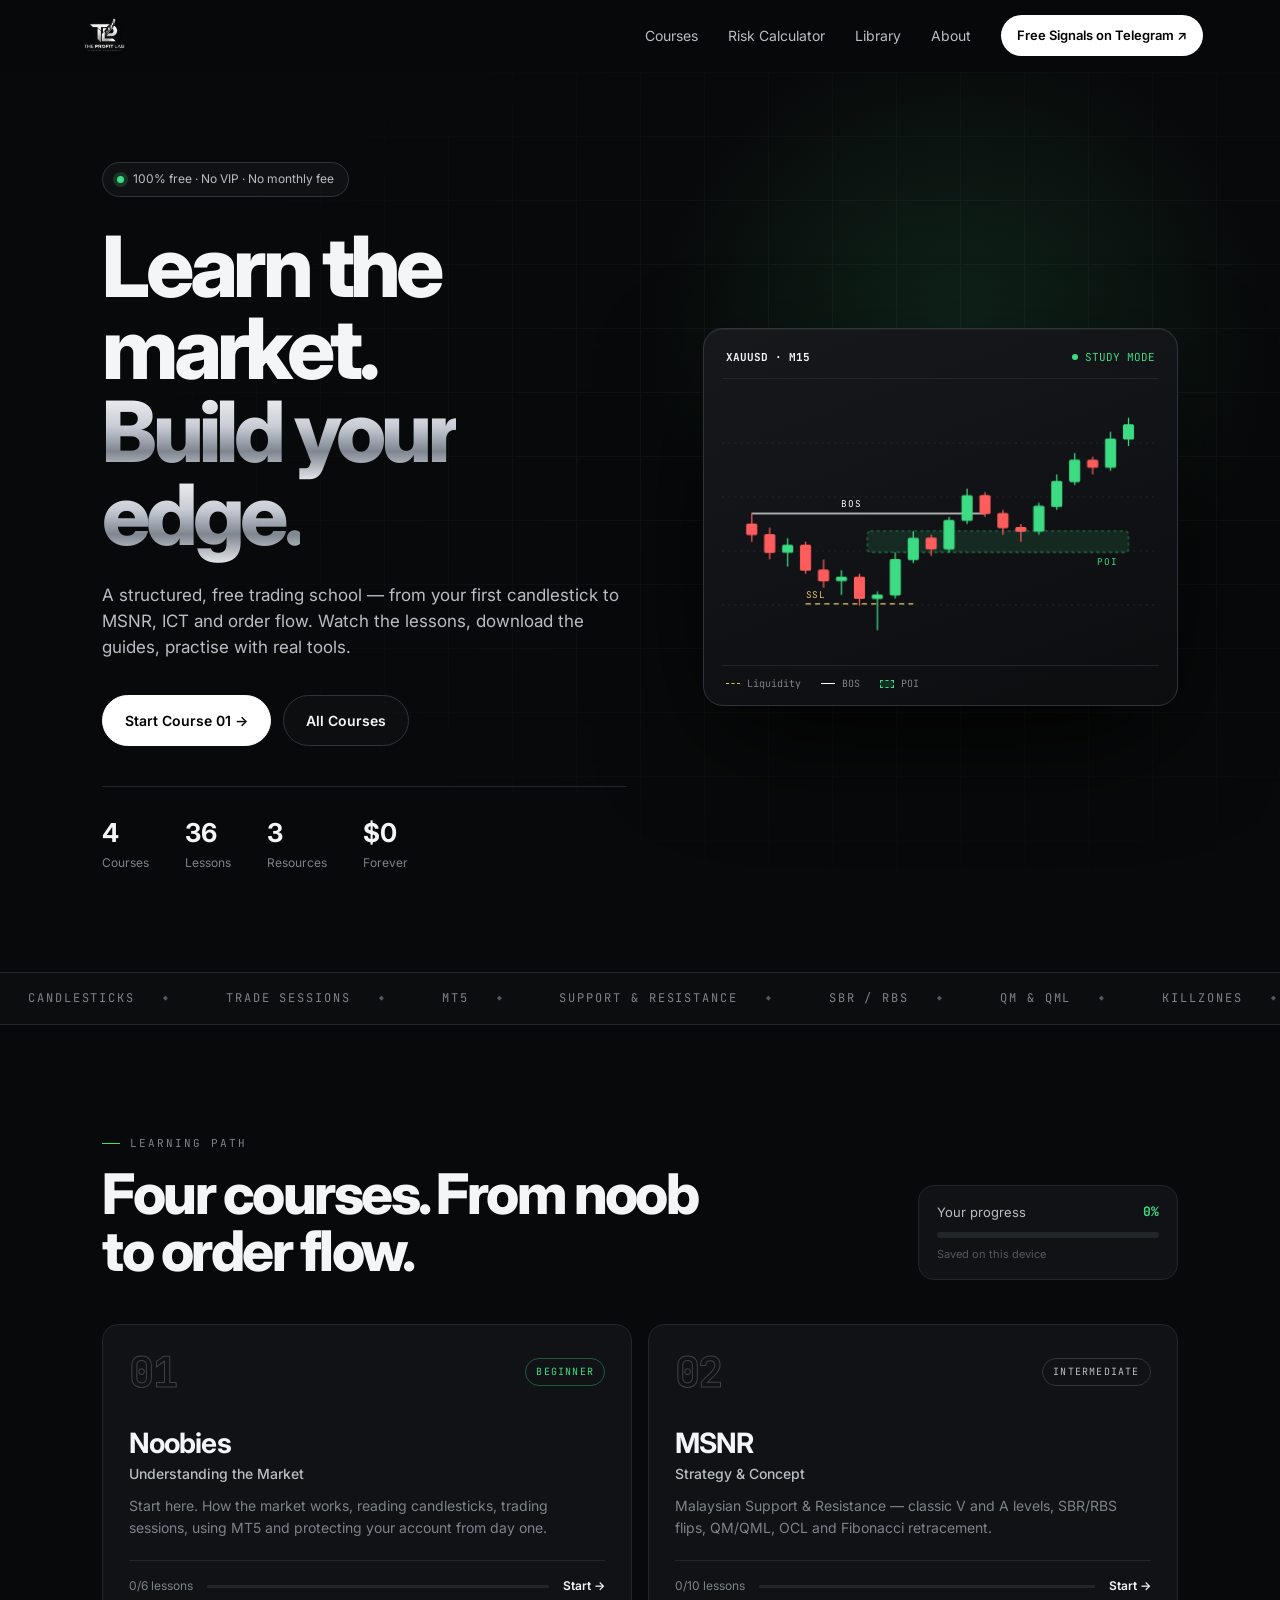
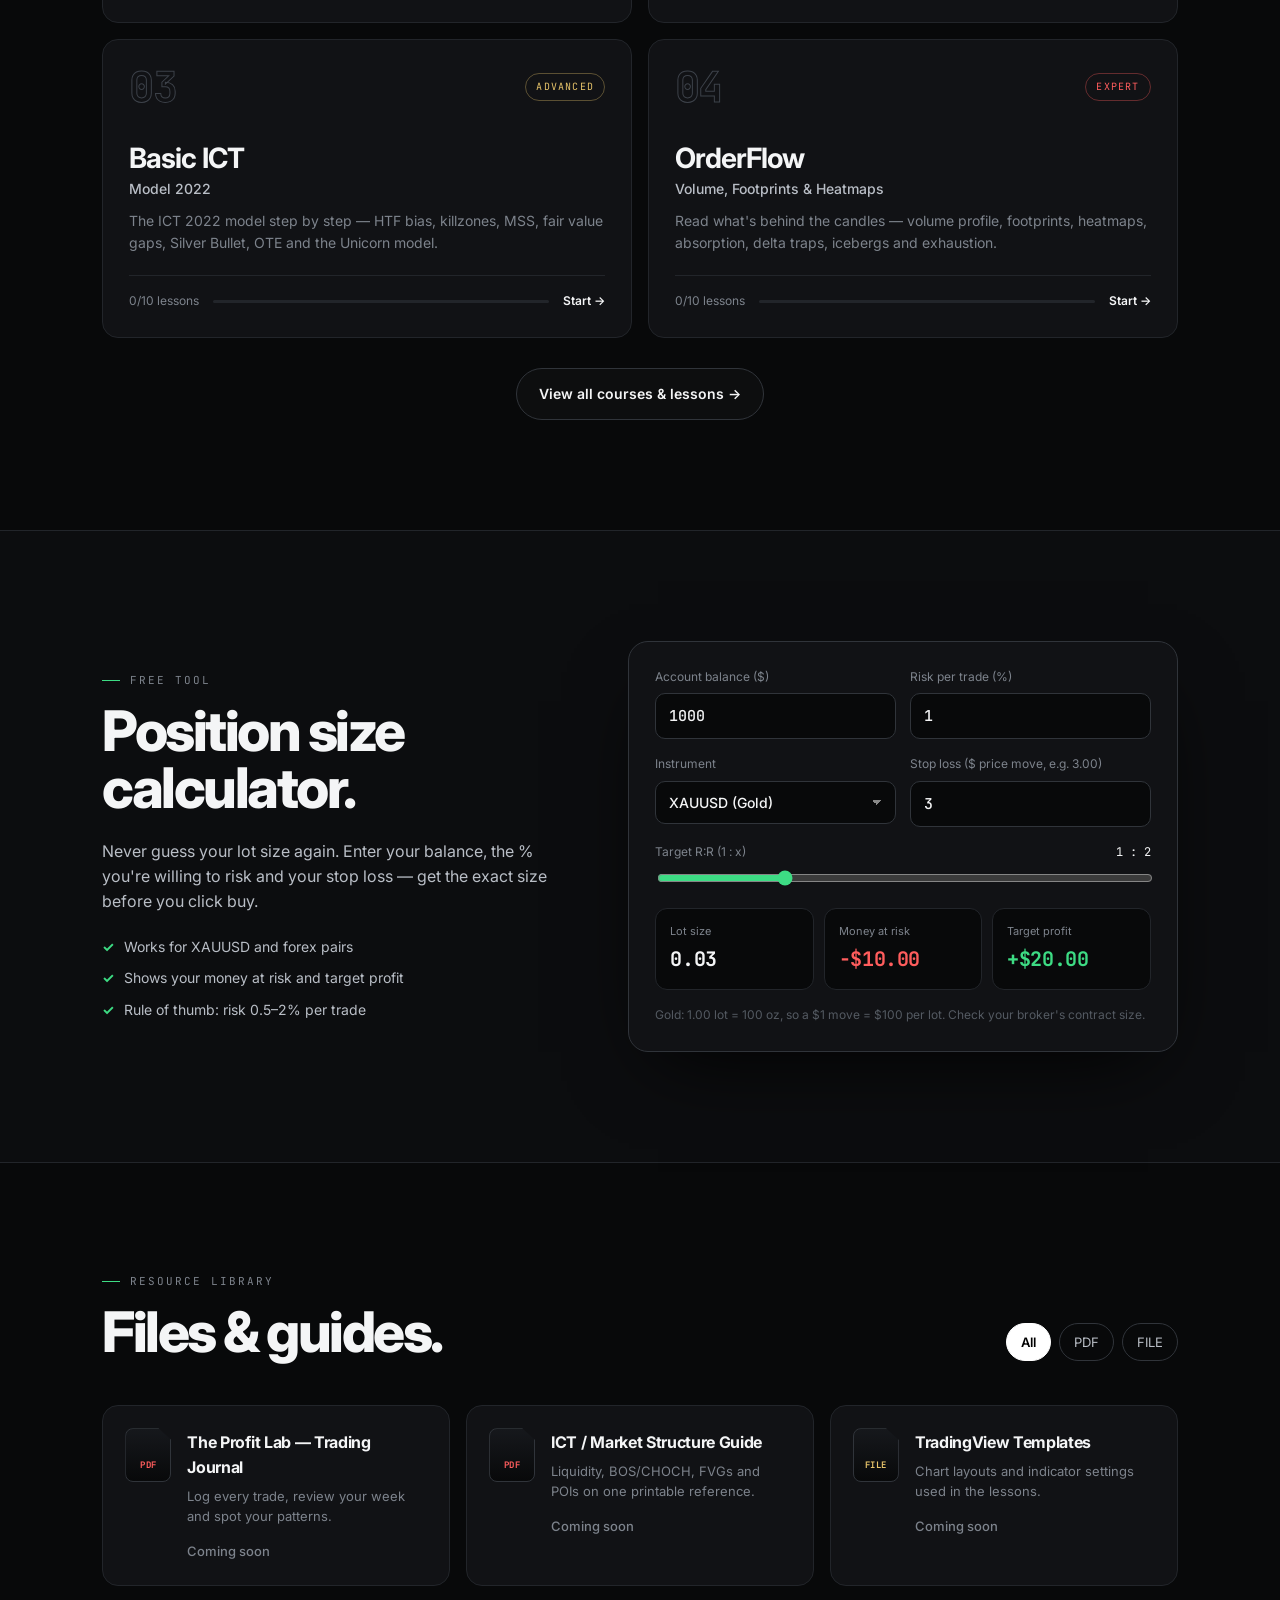
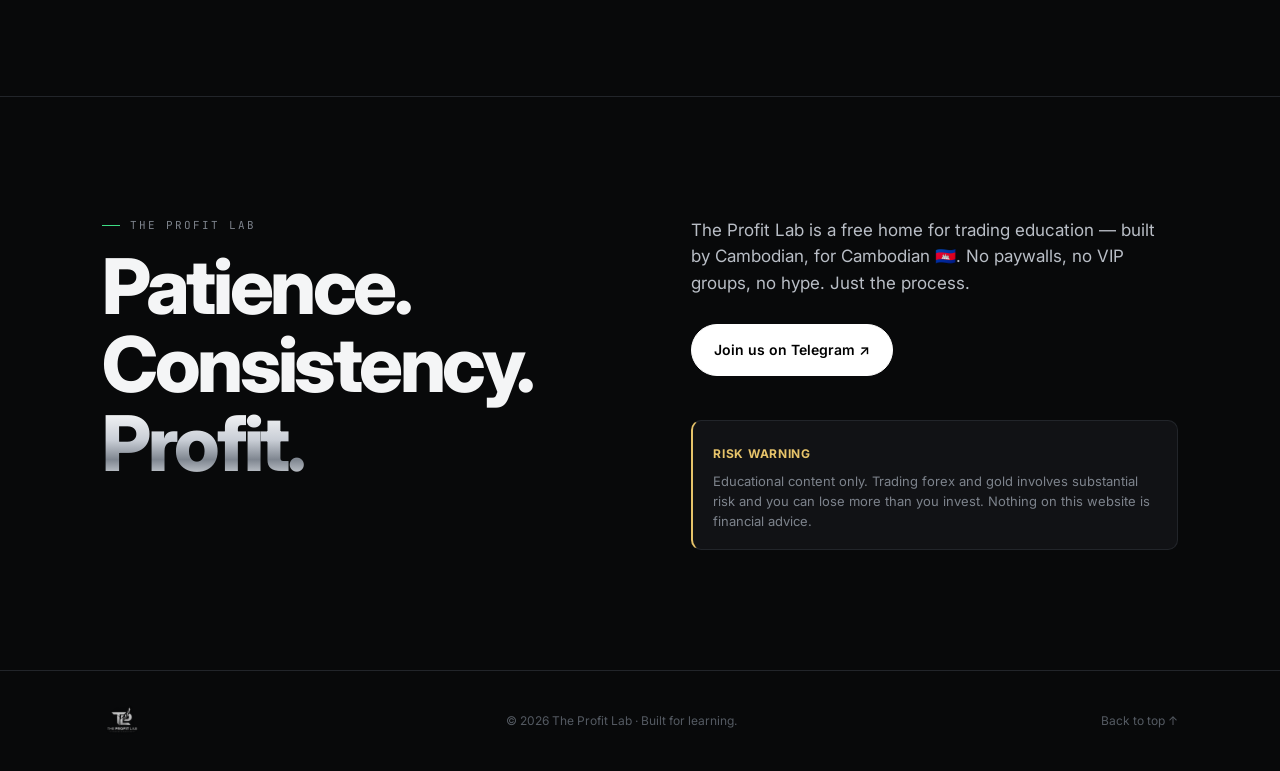
<file: index.html>
<!DOCTYPE html>
<html lang="en">
<head>
  <meta charset="UTF-8">
  <meta name="viewport" content="width=device-width, initial-scale=1.0">
  <meta name="description" content="The Profit Lab — free trading education. Structured courses, video lessons, guides and tools. By Cambodian for Cambodian.">
  <meta name="theme-color" content="#08090a">
  <meta property="og:title" content="The Profit Lab — Free Trading Education">
  <meta property="og:description" content="Structured courses, video lessons, guides and tools for traders. 100% free.">
  <meta property="og:image" content="assets/logo-400.png">
  <title>The Profit Lab — Free Trading Education</title>
  <link rel="icon" href="assets/logo-400.png">
  <link rel="preconnect" href="https://fonts.googleapis.com">
  <link rel="preconnect" href="https://fonts.gstatic.com" crossorigin>
  <link href="https://fonts.googleapis.com/css2?family=Inter:wght@400;500;600;700;800&family=JetBrains+Mono:wght@500;700&display=swap" rel="stylesheet">
  <link rel="stylesheet" href="assets/style.css?v=202611271450">
</head>
<body>
  <header class="nav" id="top">
    <a class="brand" href="#top" aria-label="The Profit Lab home"><img src="assets/logo-400.png" alt="The Profit Lab"></a>
    <nav id="site-nav">
      <a href="courses.html">Courses</a>
      <a href="#tools">Risk Calculator</a>
      <a href="#library">Library</a>
      <a href="#about">About</a>
      <a class="nav-cta" href="https://t.me/lawprofitlab" target="_blank" rel="noopener">Free Signals on Telegram ↗</a>
    </nav>
    <button class="menu" aria-label="Open menu" aria-expanded="false" aria-controls="site-nav"><span></span><span></span></button>
  </header>

  <main>
    <!-- HERO -->
    <section class="hero">
      <div class="hero-glow" aria-hidden="true"></div>
      <div class="hero-copy">
        <div class="pill"><span class="dot"></span> 100% free · No VIP · No monthly fee</div>
        <h1>Learn the market.<br><span class="chrome">Build your edge.</span></h1>
        <p class="lead">A structured, free trading school — from your first candlestick to MSNR, ICT and order flow. Watch the lessons, download the guides, practise with real tools.</p>
        <div class="hero-actions">
          <a class="btn primary" href="courses.html#course-1">Start Course 01 →</a>
          <a class="btn ghost" href="courses.html">All Courses</a>
        </div>
        <div class="hero-meta" id="hero-meta"></div>
      </div>

      <div class="chart-card" aria-hidden="true">
        <div class="chart-top">
          <span class="sym">XAUUSD · M15</span>
          <span class="live"><i></i>STUDY MODE</span>
        </div>
        <svg class="chart" viewBox="0 0 420 260" id="hero-chart"></svg>
        <div class="chart-foot">
          <span><b class="k liq"></b>Liquidity</span>
          <span><b class="k bos"></b>BOS</span>
          <span><b class="k poi"></b>POI</span>
        </div>
      </div>
    </section>

    <!-- TICKER -->
    <div class="ticker" aria-hidden="true">
      <div class="ticker-track">
        <span>CANDLESTICKS</span><span>TRADE SESSIONS</span><span>MT5</span><span>SUPPORT &amp; RESISTANCE</span><span>SBR / RBS</span><span>QM &amp; QML</span><span>KILLZONES</span><span>FAIR VALUE GAPS</span><span>SILVER BULLET</span><span>SMT DIVERGENCE</span><span>VOLUME PROFILE</span><span>FOOTPRINTS</span><span>ICEBERGS</span>
        <span>CANDLESTICKS</span><span>TRADE SESSIONS</span><span>MT5</span><span>SUPPORT &amp; RESISTANCE</span><span>SBR / RBS</span><span>QM &amp; QML</span><span>KILLZONES</span><span>FAIR VALUE GAPS</span><span>SILVER BULLET</span><span>SMT DIVERGENCE</span><span>VOLUME PROFILE</span><span>FOOTPRINTS</span><span>ICEBERGS</span>
      </div>
    </div>

    <!-- LEARNING PATH -->
    <section id="path" class="section">
      <div class="section-head">
        <div>
          <div class="eyebrow">Learning path</div>
          <h2>Four courses. From noob<br>to order flow.</h2>
        </div>
        <div class="progress-box">
          <div class="progress-label"><span>Your progress</span><b id="overall-pct">0%</b></div>
          <div class="progress"><i id="overall-bar"></i></div>
          <small>Saved on this device</small>
        </div>
      </div>
      <ol id="course-grid" class="course-grid"></ol>
      <div class="more"><a class="btn ghost" href="courses.html">View all courses &amp; lessons →</a></div>
    </section>

    <!-- TOOLS -->
    <section id="tools" class="section tools">
      <div class="tools-copy">
        <div class="eyebrow">Free tool</div>
        <h2>Position size<br>calculator.</h2>
        <p>Never guess your lot size again. Enter your balance, the % you're willing to risk and your stop loss — get the exact size before you click buy.</p>
        <ul class="ticks">
          <li>Works for XAUUSD and forex pairs</li>
          <li>Shows your money at risk and target profit</li>
          <li>Rule of thumb: risk 0.5–2% per trade</li>
        </ul>
      </div>
      <form class="calc" id="calc" onsubmit="return false">
        <div class="calc-row">
          <label>Account balance ($)<input type="number" id="c-bal" value="1000" min="0" step="any" inputmode="decimal"></label>
          <label>Risk per trade (%)<input type="number" id="c-risk" value="1" min="0" step="0.1" inputmode="decimal"></label>
        </div>
        <div class="calc-row">
          <label>Instrument
            <select id="c-inst">
              <option value="gold">XAUUSD (Gold)</option>
              <option value="fx">Forex (USD quote, e.g. EURUSD)</option>
            </select>
          </label>
          <label><span id="c-sl-label">Stop loss (pips)</span><input type="number" id="c-sl" value="3" min="0" step="any" inputmode="decimal"></label>
        </div>
        <label>Target R:R (1 : x)<input type="range" id="c-rr" min="1" max="5" step="0.5" value="2"><span class="rr-val" id="c-rr-val">1 : 2</span></label>
        <div class="calc-out">
          <div><small>Lot size</small><b id="o-lot">—</b></div>
          <div><small>Money at risk</small><b id="o-risk" class="neg">—</b></div>
          <div><small>Target profit</small><b id="o-tp" class="pos">—</b></div>
        </div>
        <p class="calc-note" id="c-note"></p>
      </form>
    </section>

    <!-- LIBRARY -->
    <section id="library" class="section">
      <div class="section-head">
        <div>
          <div class="eyebrow">Resource library</div>
          <h2>Files &amp; guides.</h2>
        </div>
        <div class="chips" id="lib-filter" role="tablist"></div>
      </div>
      <div id="library-grid" class="library-grid"></div>
    </section>

    <!-- ABOUT -->
    <section id="about" class="about">
      <div>
        <div class="eyebrow">The Profit Lab</div>
        <h2 class="mantra"><span>Patience.</span><span>Consistency.</span><span class="chrome">Profit.</span></h2>
      </div>
      <div class="about-copy">
        <p>The Profit Lab is a free home for trading education — built by Cambodian, for Cambodian 🇰🇭. No paywalls, no VIP groups, no hype. Just the process.</p>
        <a class="btn primary" href="https://t.me/lawprofitlab" target="_blank" rel="noopener">Join us on Telegram ↗</a>
        <div class="risk">
          <b>Risk warning</b>
          <p>Educational content only. Trading forex and gold involves substantial risk and you can lose more than you invest. Nothing on this website is financial advice.</p>
        </div>
      </div>
    </section>
  </main>

  <footer>
    <img src="assets/logo-400.png" alt="" class="foot-logo">
    <span>© <span id="year">2026</span> The Profit Lab · Built for learning.</span>
    <a href="#top">Back to top ↑</a>
  </footer>

  <script src="assets/data.js?v=202611271450"></script>
  <script src="assets/common.js?v=202611271450"></script>
  <script src="assets/app.js?v=202611271450"></script>
</body>
</html>
</file>
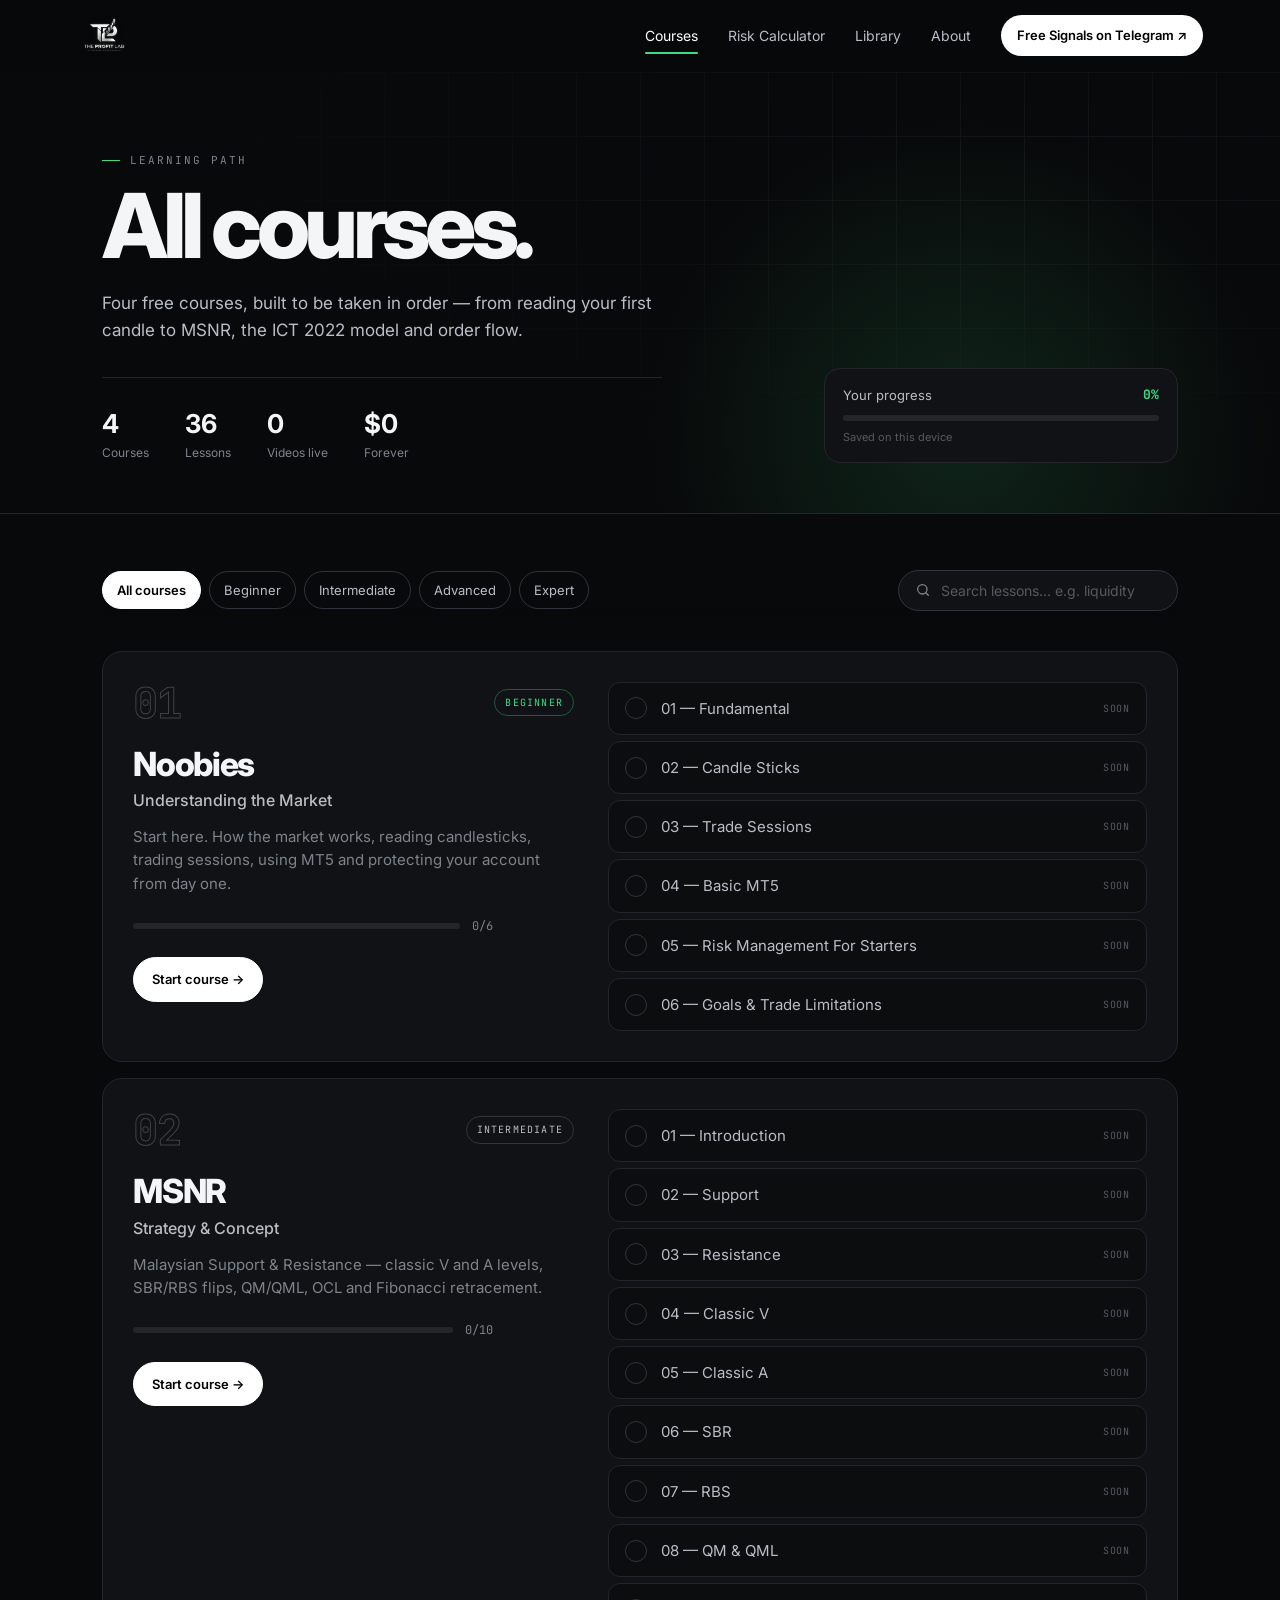
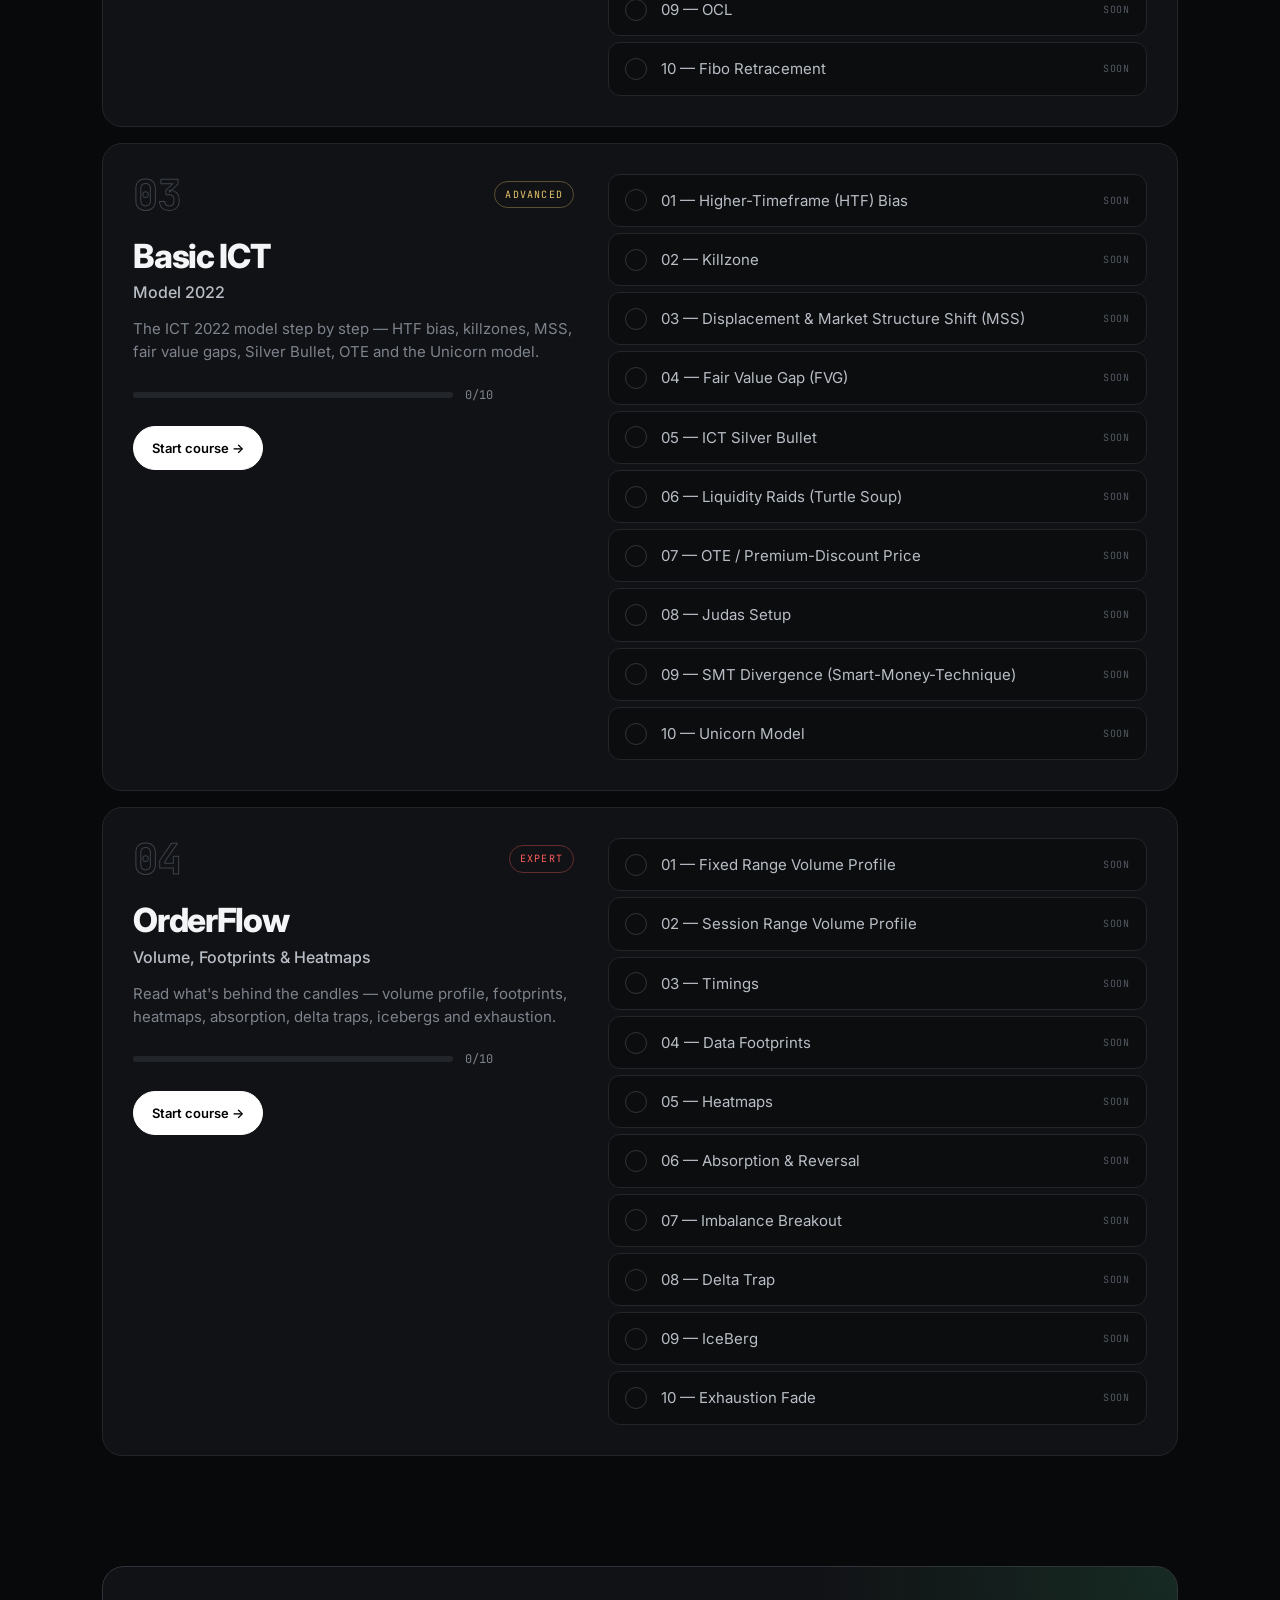
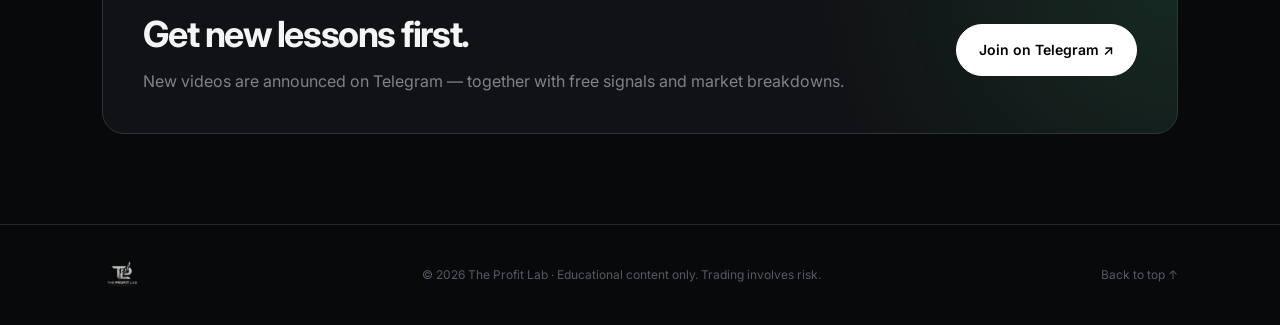
<file: courses.html>
<!DOCTYPE html>
<html lang="en">
<head>
  <meta charset="UTF-8">
  <meta name="viewport" content="width=device-width, initial-scale=1.0">
  <meta name="description" content="All The Profit Lab courses — Noobies, MSNR strategy, ICT 2022 model and order flow. Free video lessons.">
  <meta name="theme-color" content="#08090a">
  <meta property="og:title" content="Courses — The Profit Lab">
  <meta property="og:description" content="Free trading courses with video lessons. Learn at your own pace.">
  <meta property="og:image" content="assets/logo-400.png">
  <title>Courses — The Profit Lab</title>
  <link rel="icon" href="assets/logo-400.png">
  <link rel="preconnect" href="https://fonts.googleapis.com">
  <link rel="preconnect" href="https://fonts.gstatic.com" crossorigin>
  <link href="https://fonts.googleapis.com/css2?family=Inter:wght@400;500;600;700;800&family=JetBrains+Mono:wght@500;700&display=swap" rel="stylesheet">
  <link rel="stylesheet" href="assets/style.css?v=202611271450">
</head>
<body class="courses-page">
  <header class="nav" id="top">
    <a class="brand" href="index.html" aria-label="The Profit Lab home"><img src="assets/logo-400.png" alt="The Profit Lab"></a>
    <nav id="site-nav">
      <a href="courses.html" aria-current="page">Courses</a>
      <a href="index.html#tools">Risk Calculator</a>
      <a href="index.html#library">Library</a>
      <a href="index.html#about">About</a>
      <a class="nav-cta" href="https://t.me/lawprofitlab" target="_blank" rel="noopener">Free Signals on Telegram ↗</a>
    </nav>
    <button class="menu" aria-label="Open menu" aria-expanded="false" aria-controls="site-nav"><span></span><span></span></button>
  </header>

  <main>
    <!-- ===== CATALOG VIEW ===== -->
    <div id="catalog">
      <section class="page-hero">
        <div class="hero-glow" aria-hidden="true"></div>
        <div class="page-hero-copy">
          <div class="eyebrow">Learning path</div>
          <h1>All courses.</h1>
          <p class="lead">Four free courses, built to be taken in order — from reading your first candle to MSNR, the ICT 2022 model and order flow.</p>
          <div class="hero-meta" id="cat-meta"></div>
        </div>
        <div class="page-hero-side">
          <div class="progress-box">
            <div class="progress-label"><span>Your progress</span><b id="overall-pct">0%</b></div>
            <div class="progress"><i id="overall-bar"></i></div>
            <small>Saved on this device</small>
          </div>
          <a class="resume" id="resume" hidden></a>
        </div>
      </section>

      <section class="section catalog">
        <div class="toolbar">
          <div class="chips" id="tag-filter" role="tablist" aria-label="Filter by level"></div>
          <label class="search">
            <svg viewBox="0 0 24 24" aria-hidden="true"><circle cx="11" cy="11" r="7"/><path d="m20 20-3.5-3.5"/></svg>
            <input type="search" id="q" placeholder="Search lessons… e.g. liquidity" autocomplete="off">
          </label>
        </div>
        <ol class="course-list" id="course-list"></ol>
        <p class="empty" id="empty" hidden>No lessons match your search.</p>
      </section>
    </div>

    <!-- ===== LESSON VIEW ===== -->
    <section id="lesson-view" class="lesson-page" hidden>
      <nav class="crumbs" aria-label="Breadcrumb" id="crumbs"></nav>
      <div class="player" id="player"></div>
    </section>

    <section class="cta-band">
      <div>
        <h2>Get new lessons first.</h2>
        <p>New videos are announced on Telegram — together with free signals and market breakdowns.</p>
      </div>
      <a class="btn primary" href="https://t.me/lawprofitlab" target="_blank" rel="noopener">Join on Telegram ↗</a>
    </section>
  </main>

  <footer>
    <img src="assets/logo-400.png" alt="" class="foot-logo">
    <span>© <span id="year">2026</span> The Profit Lab · Educational content only. Trading involves risk.</span>
    <a href="#top">Back to top ↑</a>
  </footer>

  <script src="assets/data.js?v=202611271450"></script>
  <script src="assets/common.js?v=202611271450"></script>
  <script src="assets/courses.js?v=202611271450"></script>
</body>
</html>
</file>
<file: assets/style.css>
/* ============ The Profit Lab — V2 design ============ */
:root{
  --bg:#08090a;--bg2:#0c0d0f;--panel:#111215;--panel2:#16181c;
  --line:#22252a;--line2:#30343a;
  --text:#f4f5f6;--soft:#b9bec6;--muted:#7d838c;--dim:#545a62;
  --green:#3ddc84;--red:#ff5d5d;--gold:#e6c36a;
  --chrome:linear-gradient(180deg,#ffffff 0%,#c9ced6 45%,#7f8690 70%,#e9ecf0 100%);
  --radius:16px;--mono:"JetBrains Mono",ui-monospace,Menlo,monospace;
}
*{box-sizing:border-box}
html{scroll-behavior:smooth;scroll-padding-top:80px}
body{margin:0;background:var(--bg);color:var(--text);font-family:Inter,system-ui,Arial,sans-serif;line-height:1.55;-webkit-font-smoothing:antialiased;overflow-x:hidden}
a{color:inherit;text-decoration:none}
button{font:inherit;cursor:pointer}
img{max-width:100%}
:focus-visible{outline:2px solid var(--green);outline-offset:3px;border-radius:6px}

.eyebrow{font-family:var(--mono);font-size:11px;letter-spacing:.18em;text-transform:uppercase;color:var(--muted);margin-bottom:14px;display:flex;align-items:center;gap:10px}
.eyebrow:before{content:"";width:18px;height:1px;background:var(--green)}
.chrome{background:var(--chrome);-webkit-background-clip:text;background-clip:text;color:transparent}

/* ---------- Nav ---------- */
.nav{height:72px;display:flex;align-items:center;justify-content:space-between;padding:0 6vw;position:sticky;top:0;z-index:30;background:rgba(8,9,10,.72);backdrop-filter:blur(16px) saturate(140%);-webkit-backdrop-filter:blur(16px) saturate(140%);border-bottom:1px solid transparent;transition:border-color .3s}
.nav.scrolled{border-bottom-color:var(--line)}
.brand img{height:54px;width:auto;display:block}
.nav nav{display:flex;align-items:center;gap:30px;font-size:14px;color:var(--soft)}
.nav nav a{transition:color .2s}
.nav nav a:hover{color:#fff}
.nav-cta{background:#fff;color:#000!important;padding:10px 16px;border-radius:999px;font-weight:600;font-size:13px}
.nav-cta:hover{background:#e3e6ea}
.menu{display:none;width:42px;height:42px;background:none;border:1px solid var(--line2);border-radius:10px;position:relative}
.menu span{position:absolute;left:11px;right:11px;height:1.5px;background:#fff;transition:.25s}
.menu span:first-child{top:16px}.menu span:last-child{top:24px}
.menu[aria-expanded="true"] span:first-child{top:20px;transform:rotate(45deg)}
.menu[aria-expanded="true"] span:last-child{top:20px;transform:rotate(-45deg)}

/* ---------- Buttons ---------- */
.btn{display:inline-flex;align-items:center;gap:8px;padding:14px 22px;border-radius:999px;font-size:14px;font-weight:600;border:1px solid var(--line2);transition:transform .2s,background .2s,border-color .2s}
.btn:hover{transform:translateY(-1px)}
.btn.primary{background:#fff;color:#000;border-color:#fff}
.btn.primary:hover{background:#e3e6ea}
.btn.ghost{color:var(--text);background:rgba(255,255,255,.02)}
.btn.ghost:hover{border-color:#555}

/* ---------- Hero ---------- */
.hero{position:relative;padding:90px 8vw 100px;display:grid;grid-template-columns:1.05fr .95fr;gap:6vw;align-items:center;overflow:hidden}
.hero-glow{position:absolute;inset:-20% -10% auto auto;width:70vw;height:70vw;max-width:900px;max-height:900px;background:radial-gradient(closest-side,rgba(61,220,132,.13),transparent 70%);pointer-events:none}
.hero:before{content:"";position:absolute;inset:0;background-image:linear-gradient(var(--line) 1px,transparent 1px),linear-gradient(90deg,var(--line) 1px,transparent 1px);background-size:64px 64px;mask-image:radial-gradient(ellipse at 70% 40%,#000 10%,transparent 65%);-webkit-mask-image:radial-gradient(ellipse at 70% 40%,#000 10%,transparent 65%);opacity:.45;pointer-events:none}
.hero-copy,.chart-card{position:relative}
.pill{display:inline-flex;align-items:center;gap:9px;padding:7px 14px;border:1px solid var(--line2);border-radius:999px;font-size:12px;color:var(--soft);background:rgba(255,255,255,.03);margin-bottom:28px}
.dot{width:7px;height:7px;border-radius:50%;background:var(--green);box-shadow:0 0 0 4px rgba(61,220,132,.18);animation:pulse 2s infinite}
@keyframes pulse{50%{box-shadow:0 0 0 7px rgba(61,220,132,0)}}
.hero h1{font-size:clamp(44px,6.6vw,92px);line-height:.98;letter-spacing:-.055em;margin:0 0 26px;font-weight:800}
.lead{max-width:560px;color:var(--soft);font-size:17px;margin:0}
.hero-actions{display:flex;flex-wrap:wrap;gap:12px;margin:34px 0 40px}
.hero-meta{display:flex;gap:36px;padding-top:26px;border-top:1px solid var(--line);max-width:560px}
.hero-meta div{display:flex;flex-direction:column}
.hero-meta b{font-size:26px;letter-spacing:-.03em}
.hero-meta span{font-size:12px;color:var(--muted)}

.chart-card{background:linear-gradient(160deg,var(--panel2),var(--bg2));border:1px solid var(--line2);border-radius:20px;padding:18px 18px 14px;box-shadow:0 40px 120px -20px rgba(0,0,0,.9),inset 0 1px 0 rgba(255,255,255,.05)}
.chart-top{display:flex;justify-content:space-between;align-items:center;font-family:var(--mono);font-size:11px;color:var(--muted);padding:2px 4px 12px;border-bottom:1px solid var(--line)}
.sym{color:var(--text);font-weight:700}
.live{display:flex;align-items:center;gap:7px;color:var(--green)}
.live i{width:6px;height:6px;border-radius:50%;background:var(--green);animation:pulse 2s infinite}
.chart{display:block;width:100%;height:auto;margin:10px 0 6px}
.chart .grid line{stroke:var(--line);stroke-dasharray:2 4}
.chart .c-up{fill:var(--green);stroke:var(--green)}
.chart .c-dn{fill:var(--red);stroke:var(--red)}
.chart .wick{stroke-width:1.2}
.chart .candle{opacity:0;animation:candleIn .4s ease forwards}
@keyframes candleIn{from{opacity:0;transform:translateY(6px)}to{opacity:1;transform:none}}
.chart .liq{stroke:var(--gold);stroke-dasharray:5 4;stroke-width:1.2}
.chart .bos{stroke:#fff;stroke-width:1.2}
.chart .poi{fill:rgba(61,220,132,.12);stroke:rgba(61,220,132,.5);stroke-dasharray:3 3}
.chart text{font-family:var(--mono);font-size:9px;fill:var(--muted);letter-spacing:.08em}
.chart text.t-liq{fill:var(--gold)}.chart text.t-bos{fill:#fff}.chart text.t-poi{fill:var(--green)}
.chart .fade{opacity:0;animation:fadeIn .6s ease forwards}
@keyframes fadeIn{to{opacity:1}}
.chart-foot{display:flex;gap:20px;font-family:var(--mono);font-size:10px;color:var(--muted);padding:10px 4px 0;border-top:1px solid var(--line)}
.chart-foot span{display:flex;align-items:center;gap:7px}
.k{display:inline-block;width:14px;height:0;border-top:1.5px solid}
.k.liq{border-color:var(--gold);border-top-style:dashed}.k.bos{border-color:#fff}.k.poi{height:8px;border:1px dashed var(--green);background:rgba(61,220,132,.15)}

/* ---------- Ticker ---------- */
.ticker{border-block:1px solid var(--line);overflow:hidden;background:var(--bg2)}
.ticker-track{display:flex;width:max-content;animation:scroll 40s linear infinite}
.ticker span{font-family:var(--mono);font-size:12px;letter-spacing:.16em;color:var(--muted);padding:16px 28px;white-space:nowrap;display:flex;align-items:center;gap:28px}
.ticker span:after{content:"◆";color:var(--dim);font-size:8px}
@keyframes scroll{to{transform:translateX(-50%)}}

/* ---------- Sections ---------- */
.section{padding:110px 8vw}
.section-head{display:flex;justify-content:space-between;align-items:flex-end;gap:30px;margin-bottom:44px;flex-wrap:wrap}
.section h2,.about h2{font-size:clamp(34px,4.4vw,56px);line-height:1.02;letter-spacing:-.045em;margin:0;font-weight:800}

.progress-box{min-width:260px;padding:16px 18px;border:1px solid var(--line);border-radius:var(--radius);background:var(--panel)}
.progress-label{display:flex;justify-content:space-between;font-size:13px;color:var(--soft);margin-bottom:10px}
.progress-label b{font-family:var(--mono);color:var(--green)}
.progress{height:6px;border-radius:9px;background:var(--line);overflow:hidden}
.progress i{display:block;height:100%;width:0;background:linear-gradient(90deg,#2bb56b,var(--green));border-radius:9px;transition:width .6s ease}
.progress-box small{display:block;margin-top:8px;font-size:11px;color:var(--dim)}

/* ---------- Course cards ---------- */
.course-grid>li{display:flex}
.course-grid{list-style:none;margin:0;padding:0;display:grid;grid-template-columns:repeat(2,1fr);gap:16px;counter-reset:c}
.course{flex:1;position:relative;border:1px solid var(--line);border-radius:var(--radius);background:var(--panel);padding:26px;min-height:290px;display:flex;flex-direction:column;cursor:pointer;transition:border-color .25s,transform .25s,background .25s;overflow:hidden}
.course:before{content:"";position:absolute;inset:0;background:radial-gradient(400px circle at var(--mx,50%) var(--my,0%),rgba(255,255,255,.06),transparent 45%);opacity:0;transition:opacity .3s;pointer-events:none}
.course:hover{border-color:var(--line2);transform:translateY(-4px);background:var(--panel2)}
.course:hover:before{opacity:1}
.course-top{display:flex;justify-content:space-between;align-items:center;margin-bottom:auto}
.course-num{font-family:var(--mono);font-size:42px;font-weight:700;letter-spacing:-.04em;line-height:1;color:transparent;-webkit-text-stroke:1px #3d424a}
.course:hover .course-num{-webkit-text-stroke-color:#6b727c}
.tag{font-family:var(--mono);font-size:10px;letter-spacing:.12em;color:var(--soft);border:1px solid var(--line2);border-radius:999px;padding:5px 10px}
.tag.lv-foundation{color:var(--green);border-color:rgba(61,220,132,.35)}
.tag.lv-advanced{color:var(--gold);border-color:rgba(230,195,106,.35)}
.tag.lv-expert{color:var(--red);border-color:rgba(255,93,93,.35)}
.course-sub{font-size:14px;color:var(--soft);margin:-4px 0 10px;font-weight:500}
.crow .course-sub{font-size:16px;margin:-4px 0 12px}
.course h3{font-size:28px;letter-spacing:-.035em;margin:34px 0 8px;line-height:1.15}
.course p{color:var(--muted);font-size:14px;margin:0 0 22px}
.course-foot{display:flex;justify-content:space-between;align-items:center;gap:14px;padding-top:16px;border-top:1px solid var(--line);font-size:12px;color:var(--muted)}
.course-foot .mini{flex:1;height:3px;background:var(--line);border-radius:4px;overflow:hidden}
.course-foot .mini i{display:block;height:100%;background:var(--green)}
.course-foot .go{color:var(--text);font-weight:600;white-space:nowrap;transition:transform .2s}
.course:hover .go{transform:translateX(3px)}
.course.done .course-num{-webkit-text-stroke-color:var(--green)}

/* ---------- Tools / calculator ---------- */
.tools{display:grid;grid-template-columns:.9fr 1.1fr;gap:6vw;align-items:center;background:var(--bg2);border-block:1px solid var(--line)}
.tools-copy p{color:var(--soft);font-size:16px;max-width:460px;margin:22px 0}
.ticks{list-style:none;padding:0;margin:0;display:grid;gap:10px;font-size:14px;color:var(--soft)}
.ticks li{display:flex;gap:10px;align-items:center}
.ticks li:before{content:"✓";color:var(--green);font-weight:700}
.calc{background:var(--panel);border:1px solid var(--line2);border-radius:20px;padding:26px;display:grid;gap:16px;box-shadow:0 30px 80px -30px #000}
.calc-row{display:grid;grid-template-columns:1fr 1fr;gap:14px}
.calc label{display:flex;flex-direction:column;gap:7px;font-size:12px;color:var(--muted);position:relative}
.calc input[type=number],.calc select{width:100%;background:var(--bg);border:1px solid var(--line2);color:var(--text);border-radius:10px;padding:12px 13px;font:500 15px var(--mono);transition:border-color .2s}
.calc input:focus,.calc select:focus{outline:none;border-color:var(--green)}
.calc select{font-family:Inter,sans-serif;font-size:14px;appearance:none;background-image:linear-gradient(45deg,transparent 50%,#888 50%),linear-gradient(135deg,#888 50%,transparent 50%);background-position:calc(100% - 18px) 52%,calc(100% - 13px) 52%;background-size:5px 5px;background-repeat:no-repeat}
.calc input[type=range]{accent-color:var(--green);width:100%}
.rr-val{position:absolute;right:0;top:0;font-family:var(--mono);color:var(--text)}
.calc-out{display:grid;grid-template-columns:repeat(3,1fr);gap:10px;margin-top:4px}
.calc-out div{background:var(--bg);border:1px solid var(--line);border-radius:12px;padding:14px}
.calc-out small{display:block;font-size:11px;color:var(--muted);margin-bottom:4px}
.calc-out b{font-family:var(--mono);font-size:20px;letter-spacing:-.02em}
.pos{color:var(--green)}.neg{color:var(--red)}
.calc-note{margin:0;font-size:12px;color:var(--dim)}
.calc-note.warn{color:var(--gold)}

/* ---------- Library ---------- */
.chips{display:flex;gap:8px;flex-wrap:wrap}
.chip{background:none;border:1px solid var(--line2);color:var(--soft);padding:8px 14px;border-radius:999px;font-size:13px;transition:.2s}
.chip:hover{border-color:#555;color:#fff}
.chip[aria-selected="true"]{background:#fff;border-color:#fff;color:#000;font-weight:600}
.library-grid{display:grid;grid-template-columns:repeat(3,1fr);gap:16px}
.resource{display:flex;gap:16px;align-items:flex-start;border:1px solid var(--line);border-radius:var(--radius);padding:22px;background:var(--panel);transition:border-color .2s,transform .2s}
.resource:hover{border-color:var(--line2);transform:translateY(-3px)}
.file-ico{flex:none;width:46px;height:54px;border-radius:8px;border:1px solid var(--line2);display:grid;place-items:end center;padding-bottom:8px;font-family:var(--mono);font-size:9px;font-weight:700;letter-spacing:.06em;color:var(--soft);background:linear-gradient(180deg,var(--panel2),var(--bg));position:relative;clip-path:polygon(0 0,72% 0,100% 22%,100% 100%,0 100%)}
.file-ico.pdf{color:var(--red)}.file-ico.video{color:var(--green)}.file-ico.file{color:var(--gold)}
.resource h3{font-size:16px;margin:2px 0 6px;letter-spacing:-.02em}
.resource p{font-size:13px;color:var(--muted);margin:0 0 12px}
.resource .link{font-size:13px;font-weight:600}
.resource.soon{opacity:.6}
.resource.soon .link{color:var(--muted);font-weight:500}

/* ---------- About ---------- */
.about{padding:120px 8vw;display:grid;grid-template-columns:1fr 1fr;gap:8vw;align-items:start;border-top:1px solid var(--line)}
.mantra{display:flex;flex-direction:column;font-size:clamp(44px,6vw,80px)!important}
.about-copy{color:var(--soft);font-size:17px;max-width:520px}
.about-copy p{margin:0 0 28px}
.risk{margin-top:44px;padding:18px 20px;border:1px solid var(--line);border-left:2px solid var(--gold);border-radius:10px;background:var(--panel)}
.risk b{font-size:12px;letter-spacing:.06em;text-transform:uppercase;color:var(--gold)}
.risk p{font-size:13px;color:var(--muted);margin:6px 0 0}

footer{padding:30px 8vw;border-top:1px solid var(--line);display:flex;justify-content:space-between;align-items:center;gap:16px;color:var(--dim);font-size:12px}
.foot-logo{height:40px;opacity:.8}
footer a:hover{color:#fff}

/* ---------- Course player (courses.html) ---------- */
.player{display:grid;grid-template-columns:1.6fr 1fr;gap:26px}
.player .desc{color:var(--muted);font-size:14px;margin:0 0 18px}
.video{aspect-ratio:16/9;background:var(--bg);border:1px solid var(--line);border-radius:14px;overflow:hidden;display:grid;place-items:center}
.video iframe{width:100%;height:100%;border:0}
.soon-box{text-align:center;color:var(--muted);font-size:13px;padding:20px}
.soon-box b{display:block;font-family:var(--mono);color:var(--soft);letter-spacing:.15em;font-size:12px;margin-bottom:6px}
.player-actions{display:flex;justify-content:space-between;align-items:center;gap:10px;margin-top:16px;flex-wrap:wrap}
.mark{background:none;border:1px solid var(--line2);color:var(--text);padding:10px 16px;border-radius:999px;font-size:13px;font-weight:600}
.mark.on{background:rgba(61,220,132,.12);border-color:rgba(61,220,132,.5);color:var(--green)}
.next{background:#fff;color:#000;border:0;padding:10px 16px;border-radius:999px;font-size:13px;font-weight:600}
.next[disabled]{opacity:.35;cursor:default}
.side h4{margin:0 0 4px;font-size:13px;color:var(--muted);font-weight:500}
.side .side-title{font-size:18px;font-weight:700;letter-spacing:-.02em;margin-bottom:14px}
.lesson-list{list-style:none;margin:14px 0 0;padding:0;display:grid;gap:6px}
.lesson{width:100%;display:flex;align-items:center;gap:12px;text-align:left;background:var(--bg2);border:1px solid var(--line);color:var(--soft);border-radius:10px;padding:12px 14px;font-size:14px;transition:.2s}
.lesson:hover{border-color:var(--line2);color:#fff}
.lesson.active{border-color:#fff;color:#fff;background:var(--panel2)}
.lesson .chk{flex:none;width:20px;height:20px;border-radius:50%;border:1.5px solid var(--line2);display:grid;place-items:center;font-size:11px;color:transparent}
.lesson.done .chk{background:var(--green);border-color:var(--green);color:#000}
.lesson .ln{flex:1}
.lesson .vid{font-family:var(--mono);font-size:10px;color:var(--dim)}

/* ---------- Reveal on scroll ---------- */
.reveal{opacity:0;transform:translateY(18px);transition:opacity .7s ease,transform .7s ease}
.reveal.in{opacity:1;transform:none}

/* ---------- Responsive ---------- */
@media(max-width:1000px){
  .course-grid,.library-grid{grid-template-columns:repeat(2,1fr)}
  .hero{grid-template-columns:1fr;padding-top:70px}
  .chart-card{max-width:560px}
  .tools{grid-template-columns:1fr}
  .player{grid-template-columns:1fr}
}
@media(max-width:820px){
  .nav{padding:0 16px;height:64px}
  .brand img{height:46px}
  .menu{display:block}
  .nav nav{display:none;position:absolute;top:64px;left:0;right:0;flex-direction:column;align-items:stretch;gap:0;padding:8px 16px 20px;background:rgba(8,9,10,.97);border-bottom:1px solid var(--line);font-size:16px}
  .nav nav.mobile-open{display:flex;animation:menuDown .25s ease}
  .nav nav a{padding:15px 2px;border-bottom:1px solid var(--line)}
  .nav nav .nav-cta{border:0;margin-top:14px;text-align:center;padding:14px}
  .hero{padding:56px 16px 70px}
  .lead{font-size:16px}
  .hero-meta{gap:24px}
  .section{padding:80px 16px}
  .about{grid-template-columns:1fr;gap:36px;padding:80px 16px}
  .course-grid,.library-grid{grid-template-columns:1fr}
  .course{min-height:240px}
  .progress-box{width:100%}
  .calc{padding:18px}
  .calc-row{grid-template-columns:1fr}
  .calc-out b{font-size:16px}
  .calc-out div{padding:11px}
  footer{flex-direction:column;text-align:center;padding:30px 16px}
}
/* ===================== Courses page ===================== */
.nav nav a[aria-current="page"]{color:#fff}
.nav nav a[aria-current="page"]:not(.nav-cta){position:relative}
.nav nav a[aria-current="page"]:not(.nav-cta):after{content:"";position:absolute;left:0;right:0;bottom:-8px;height:2px;border-radius:2px;background:var(--green)}
.more{margin-top:30px;display:flex;justify-content:center}
.btn.sm{padding:11px 18px;font-size:13px}

.page-hero{position:relative;padding:80px 8vw 50px;display:grid;grid-template-columns:1.3fr .7fr;gap:5vw;align-items:end;overflow:hidden;border-bottom:1px solid var(--line)}
.page-hero:before{content:"";position:absolute;inset:0;background-image:linear-gradient(var(--line) 1px,transparent 1px),linear-gradient(90deg,var(--line) 1px,transparent 1px);background-size:64px 64px;mask-image:radial-gradient(ellipse at 80% 20%,#000 5%,transparent 60%);-webkit-mask-image:radial-gradient(ellipse at 80% 20%,#000 5%,transparent 60%);opacity:.4;pointer-events:none}
.page-hero-copy,.page-hero-side{position:relative}
.page-hero h1{font-size:clamp(46px,7vw,96px);line-height:.95;letter-spacing:-.06em;margin:0 0 22px;font-weight:800}
.page-hero .hero-meta{margin-top:34px}
.page-hero-side{display:grid;gap:12px}
.resume{display:grid;gap:3px;padding:16px 18px;border:1px solid rgba(61,220,132,.35);border-radius:var(--radius);background:linear-gradient(135deg,rgba(61,220,132,.09),transparent);transition:border-color .2s,transform .2s}
.resume:hover{border-color:var(--green);transform:translateY(-2px)}
.resume[hidden]{display:none}
.resume small{font-family:var(--mono);font-size:10px;letter-spacing:.14em;text-transform:uppercase;color:var(--green)}
.resume b{font-size:16px;letter-spacing:-.02em}
.resume span{font-size:12px;color:var(--muted)}

.catalog{padding-top:44px}
.toolbar{display:flex;justify-content:space-between;align-items:center;gap:16px;flex-wrap:wrap;margin-bottom:28px;position:sticky;top:72px;z-index:5;padding:12px 0;background:linear-gradient(var(--bg) 75%,transparent)}
.search{display:flex;align-items:center;gap:10px;min-width:280px;background:var(--panel);border:1px solid var(--line2);border-radius:999px;padding:0 16px;transition:border-color .2s}
.search:focus-within{border-color:var(--green)}
.search svg{width:16px;height:16px;fill:none;stroke:var(--muted);stroke-width:2;stroke-linecap:round;flex:none}
.search input{flex:1;background:none;border:0;color:var(--text);font:14px Inter,sans-serif;padding:11px 0;outline:none;min-width:0}
.search input::placeholder{color:var(--dim)}
mark{background:rgba(61,220,132,.25);color:#fff;border-radius:3px;padding:0 2px}
.empty{text-align:center;color:var(--muted);padding:60px 0}

.course-list{list-style:none;margin:0;padding:0;display:grid;gap:16px}
.crow{display:grid;grid-template-columns:.9fr 1.1fr;gap:34px;padding:30px;border:1px solid var(--line);border-radius:20px;background:var(--panel);scroll-margin-top:150px;transition:border-color .25s}
.crow:hover{border-color:var(--line2)}
.crow.done .course-num{-webkit-text-stroke-color:var(--green)}
.crow-info{display:flex;flex-direction:column;align-items:flex-start}
.crow-info .course-top{width:100%;margin-bottom:22px}
.crow h2{font-size:clamp(26px,2.6vw,34px);letter-spacing:-.04em;line-height:1.1;margin:0 0 10px}
.crow p{color:var(--muted);font-size:15px;margin:0 0 22px;max-width:440px}
.crow-progress{display:flex;align-items:center;gap:12px;width:100%;max-width:360px;margin-bottom:22px;font-family:var(--mono);font-size:12px;color:var(--muted)}
.crow-progress .progress{flex:1}
.crow-lessons{list-style:none;margin:0;padding:0;display:grid;gap:6px;align-content:start}
.lrow{display:flex;align-items:center;gap:14px;padding:14px 16px;border:1px solid var(--line);border-radius:12px;background:var(--bg2);font-size:15px;color:var(--soft);transition:border-color .2s,color .2s,transform .2s}
.lrow:hover{border-color:var(--line2);color:#fff;transform:translateX(3px)}
.lrow .ln{flex:1}
.lrow .chk,.lesson .chk{flex:none;width:22px;height:22px;border-radius:50%;border:1.5px solid var(--line2);display:grid;place-items:center;font-size:11px;color:transparent}
.lrow.done .chk{background:var(--green);border-color:var(--green);color:#000}
.vid{font-family:var(--mono);font-size:10px;letter-spacing:.06em;color:var(--dim);white-space:nowrap}
.vid.on{color:var(--green)}

.lesson-page{padding:34px 8vw 90px}
.crumbs{display:flex;flex-wrap:wrap;gap:10px;font-size:13px;color:var(--muted);margin-bottom:24px}
.crumbs a:hover{color:#fff}
.crumbs b{color:var(--text);font-weight:500}
.crumbs span{color:var(--dim)}
.lesson-page .player{grid-template-columns:1fr 360px;gap:34px;align-items:start}
.lesson-page .video{border-radius:18px;box-shadow:0 30px 80px -30px #000}
.lesson-title{font-size:clamp(26px,3vw,38px);letter-spacing:-.04em;line-height:1.1;margin:0 0 12px}
.notes{color:var(--soft);font-size:15px;white-space:pre-line;padding:16px 18px;border:1px solid var(--line);border-left:2px solid var(--green);border-radius:10px;background:var(--bg2);margin-bottom:6px}
.soon-box a{color:var(--text);text-decoration:underline;text-underline-offset:3px}
.pn{display:flex;gap:8px;flex-wrap:wrap}
.pn .next,.pn .mark{display:inline-flex;align-items:center}
.lesson-page .side{position:sticky;top:96px;padding:22px;border:1px solid var(--line);border-radius:18px;background:var(--panel)}
.lesson-page .side .crow-progress{margin-bottom:6px}
.up-next{display:grid;gap:2px;margin-top:16px;padding:14px 16px;border:1px dashed var(--line2);border-radius:12px;transition:border-color .2s}
.up-next:hover{border-color:var(--green)}
.up-next small{font-family:var(--mono);font-size:10px;letter-spacing:.14em;color:var(--muted);text-transform:uppercase}
.up-next b{font-size:14px}

.cta-band{margin:0 8vw 90px;padding:40px;border:1px solid var(--line2);border-radius:22px;display:flex;justify-content:space-between;align-items:center;gap:24px;flex-wrap:wrap;background:radial-gradient(600px circle at 100% 0%,rgba(61,220,132,.12),transparent 60%),var(--panel)}
.cta-band h2{font-size:clamp(26px,3vw,36px);letter-spacing:-.04em;margin:0 0 6px}
.cta-band p{margin:0;color:var(--muted)}

@media(max-width:1000px){
  .page-hero{grid-template-columns:1fr;align-items:start}
  .crow{grid-template-columns:1fr;gap:22px}
  .lesson-page .player{grid-template-columns:1fr}
  .lesson-page .side{position:static}
}
@media(max-width:820px){
  .nav nav a[aria-current="page"]:not(.nav-cta):after{display:none}
  .page-hero{padding:50px 16px 36px}
  .catalog{padding-top:24px}
  .toolbar{top:64px;flex-direction:column;align-items:stretch}
  .toolbar>*{min-width:0;max-width:100%}
  .toolbar .chips{flex-wrap:nowrap;overflow-x:auto;scrollbar-width:none;margin:0 -16px;padding:0 16px;max-width:none;width:calc(100% + 32px)}
  .toolbar .chip{white-space:nowrap}
  .search{min-width:0}
  .crow{padding:20px;border-radius:16px}
  .crow-info .btn{width:100%;justify-content:center}
  .lrow{font-size:14px;padding:13px 14px}
  .lesson-page{padding:20px 16px 60px}
  .lesson-page .video{border-radius:12px;margin:0 -16px;border-left:0;border-right:0;border-radius:0}
  .player-actions{flex-direction:column;align-items:stretch}
  .player-actions .mark,.pn,.pn a{width:100%;justify-content:center}
  .pn{flex-direction:column-reverse}
  .cta-band{margin:0 16px 60px;padding:26px}
}
@keyframes menuDown{from{opacity:0;transform:translateY(-8px)}}
@media(prefers-reduced-motion:reduce){
  *,*:before,*:after{animation:none!important;transition:none!important}
  .reveal{opacity:1;transform:none}
  .chart .candle,.chart .fade{opacity:1}
}
</file>
